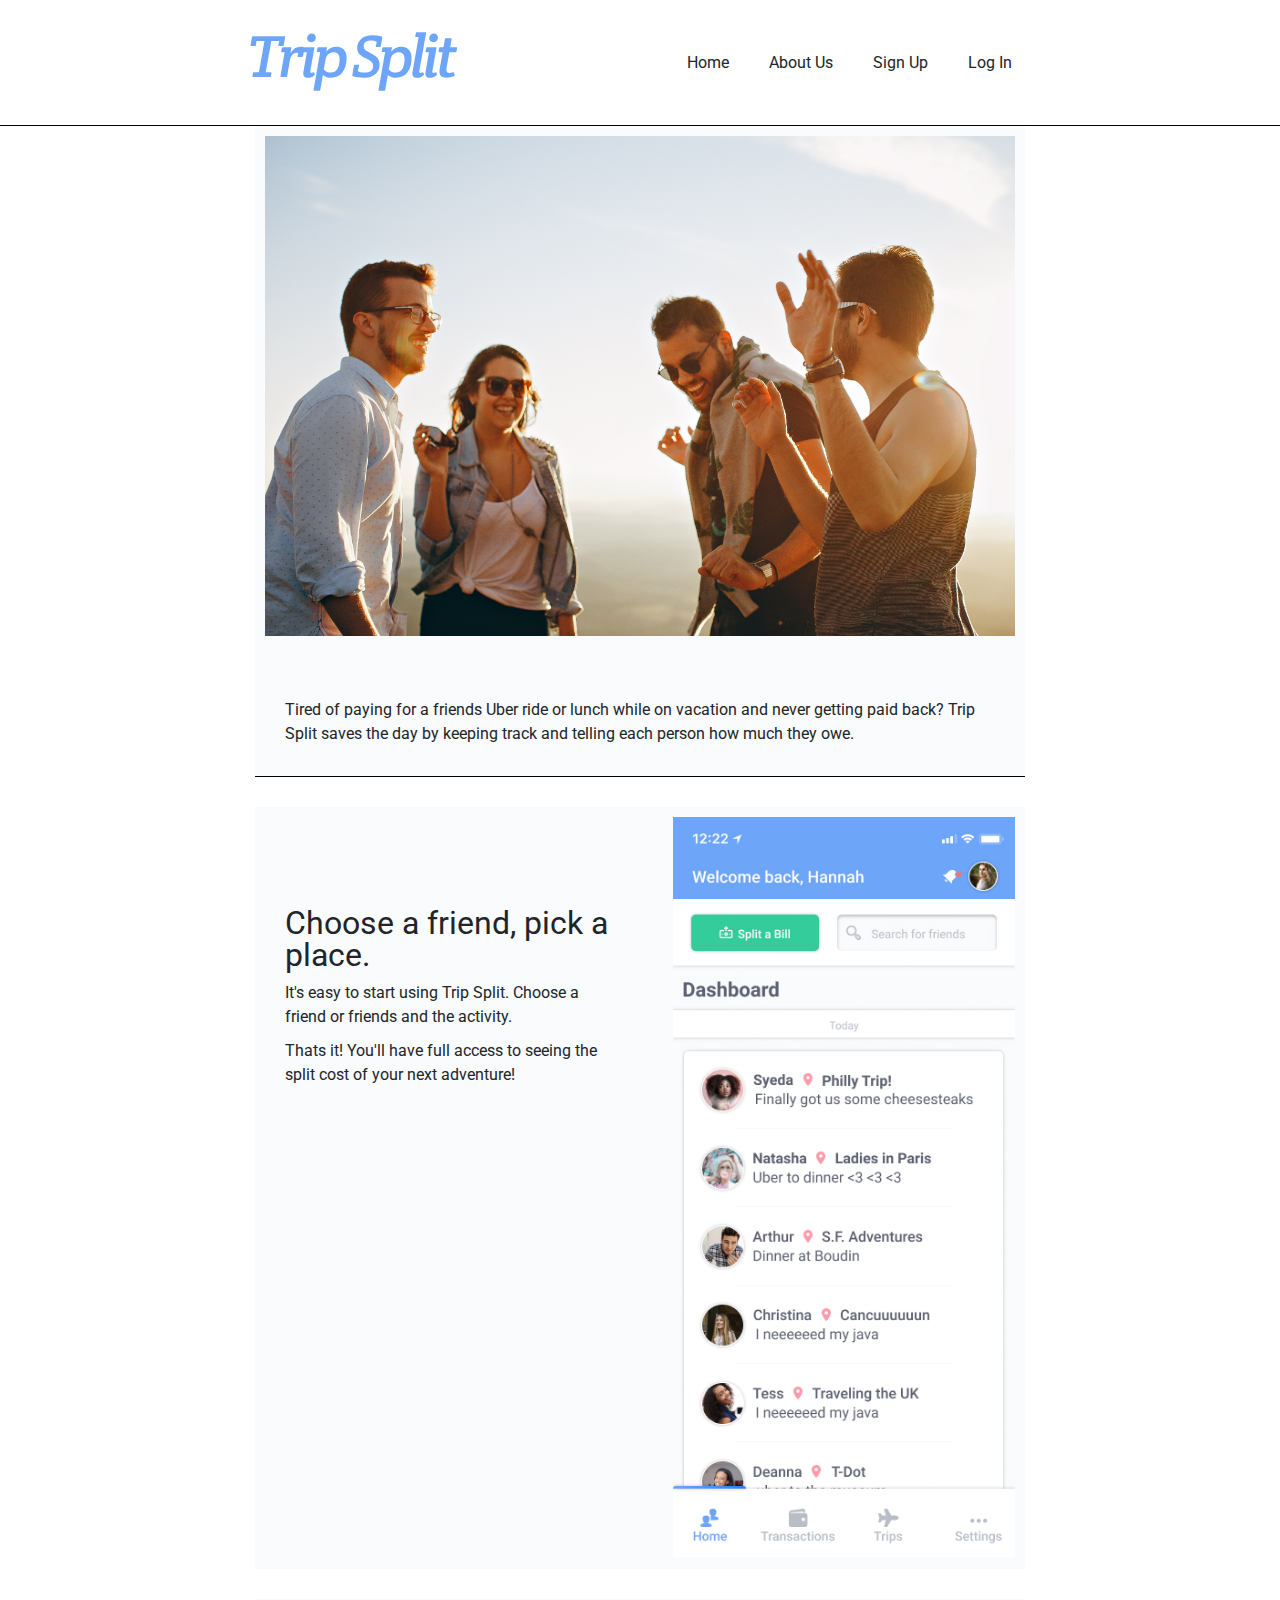
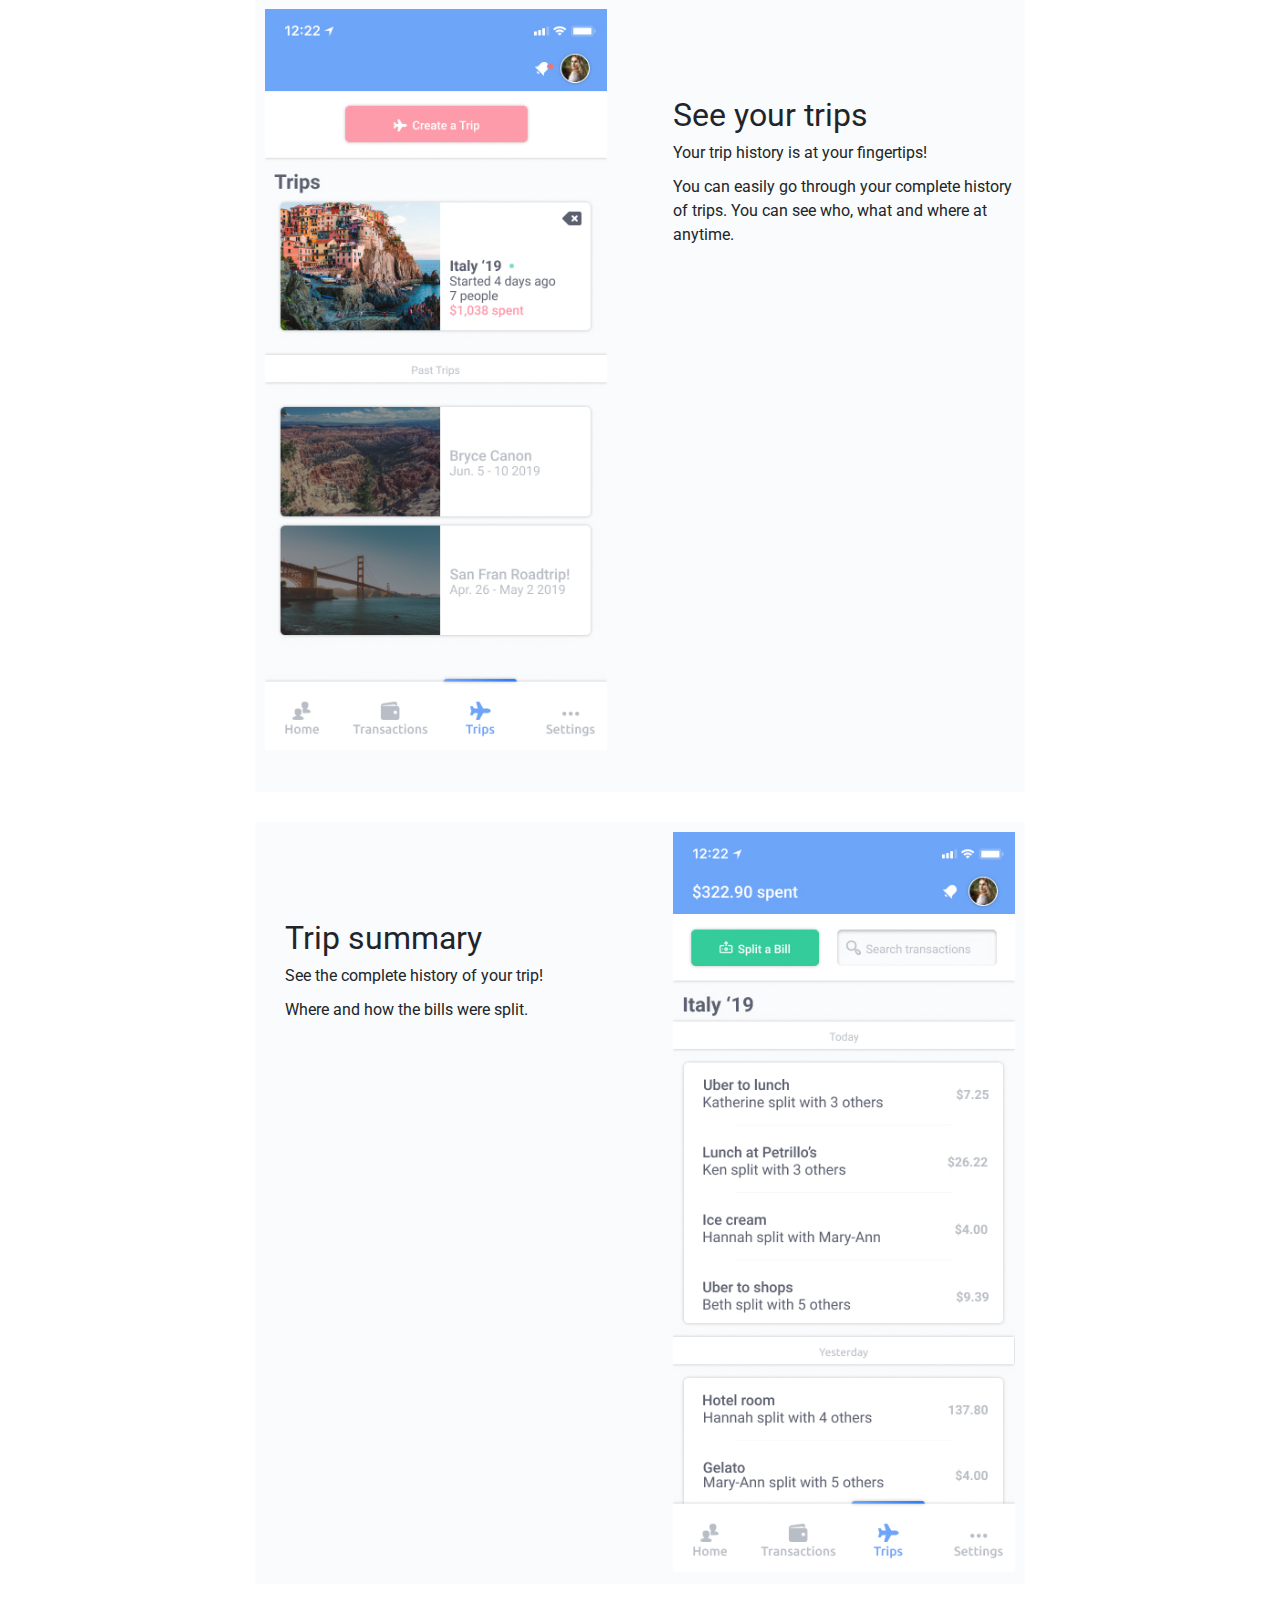
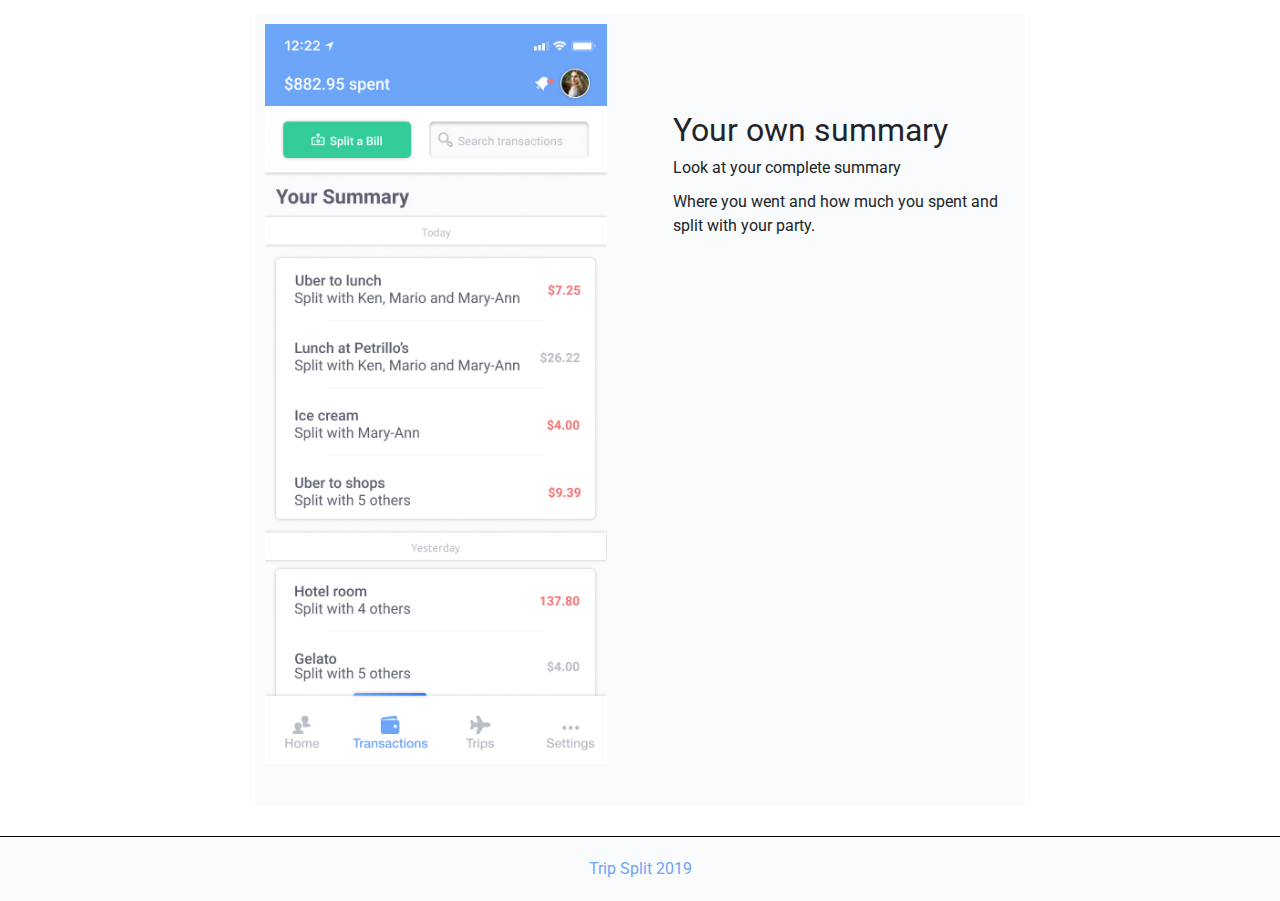
<file: index.html>
<!doctype html>

<html lang="en">
<head>
  <meta charset="utf-8">
  <meta name="viewport" content="width=device-width, initial-scale=1.0">

  <title>Trip Split</title>

  <link href="https://fonts.googleapis.com/css?family=Indie+Flower|Roboto" rel="stylesheet">
  <link rel="stylesheet" href="https://stackpath.bootstrapcdn.com/bootstrap/4.3.1/css/bootstrap.min.css" integrity="sha384-ggOyR0iXCbMQv3Xipma34MD+dH/1fQ784/j6cY/iJTQUOhcWr7x9JvoRxT2MZw1T" crossorigin="anonymous">
  <link href="css/index.css" rel="stylesheet">

</head>

<body>
<!--Navigation-->
  
<div class="header-container">
    <header class="header">
      <a href="index.html"><img src="images/Trip-Split.svg" alt="Trip Split Logo"></a>
      <nav class="header-nav">
        <a href="index.html">Home</a>
        <a href="about.html">About Us</a>
        <a href="https://tripsplit.now.sh/">Sign Up</a>
        <a href="https://tripsplit.now.sh/">Log In</a>
      </nav>
    </header>
  </div>
   
  <!--Announcement-->  

<div class="container home">
      <section class="content-intro">
          <img src="images/friends.jpg" alt="Friends having fun">
          <div class="text-content">
            <p>Tired of paying for a friends Uber ride or lunch while on vacation and never getting paid back? Trip Split saves the day by keeping track and telling each person how much they owe.
              </p>
          </div>
      </section>
   
   
  <!--Main Content-->
    <section class="content-section">
      <div class="text-content">
        <h2>Choose a friend, pick a place. </h2>
        <p>It's easy to start using Trip Split. Choose a friend or friends and the activity.</p> 
          <p>Thats it! You'll have full access to seeing the split cost of your next adventure!</p>
      </div>
      <div class="img-content">
        <img src="images/dashboard.jpg" alt="Let's go on an adventure!">
      </div>
    </section>

    <section class="content-section inverse-content">
      <div class="img-content">
          <img src="images/main-trips.jpg" class="img-fluid rounded" alt="Lets have fun!">
      </div>
      <div class="text-content">
        <h2>See your trips</h2>
        <p> Your trip history is at your fingertips!</p>
        <p>You can easily go through your complete history of trips. You can see who, what and where at anytime.</p>
      </div>
    </section>

  <section class="content-section">
      <div class="text-content">
        <h2>Trip summary</h2>
        <p>See the complete history of your trip!</p>
        <p>Where and how the bills were split.</p>
      </div>
      <div class="img-content">
        <img src="images/trip-summary.jpg" alt="Let's go on an adventure!">
      </div>
    </section>

    <section class="content-section inverse-content">
      <div class="img-content">
          <img src="images/user-summary.jpg" class="img-fluid rounded" alt="Lets have fun!">
      </div>
      <div class="text-content">
        <h2>Your own summary</h2>
        <p>Look at your complete summary</p>
        <p>Where you went and how much you spent and split with your party.</p>
      </div>
    </section>
</div><!-- container -->

  
<!--Footer-->
  <footer class="footer">
    <p>Trip Split 2019</p>
  </footer>

</body>
</html>
</file>
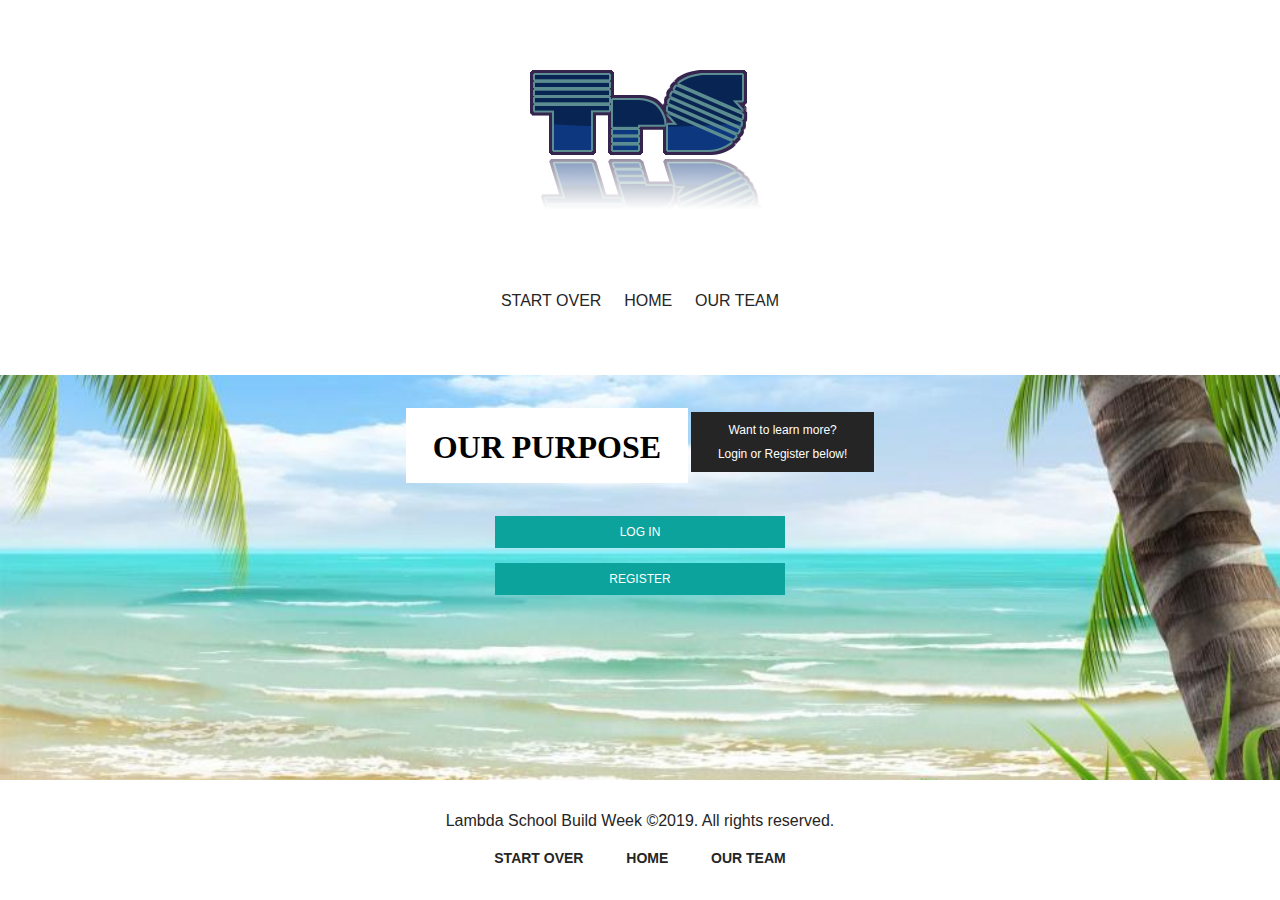
<file: home.html>
<!DOCTYPE html>
<html lang="en">

<head>
    <title>TripSplit - Main</title>

    <meta charset="utf-8">
    <meta name="viewport" content="width=device-width, initial-scale=1.0, user-scalable=no">
    <meta name="Author" content="David Johnson">
    <meta name="description" content="How much should you pay?">

    <link href="css/main.css" rel="stylesheet">

    <link
        href="https://fonts.googleapis.com/css?family=Poppins:300,300i,400,400i,700,700i|Fascinate:300,300i,400,400i,700,700i|Barriecito:300,400,500,700|Lobster:300,400,500,700,700i"
        rel="stylesheet">

         <!--[if lt IE 9]>
      <script src="https://cdnjs.cloudflare.com/ajax/libs/html5shiv/3.7.3/html5shiv.js"></script>
    <![endif]-->

</head>

<body class="animate">

    <header id="main">
        <div class="mainContainer">
            <div class="logo">
                <a href="home.html"><img src="../images/logo.png" alt="logo" height= "250px"></a>
            </div>

            <div class="title">
                <nav class="navigation">
                    <ul class="navLinks">
                        <li><a href="landing.html" class="animate">Start Over</a></li>
                        <li><a href="#" class="animate">Home</a></li>
                        <li><a href="about.html" class="animate">Our Team</a></li>
                    </ul>
                </nav>
                <nav class="mobile"></nav>
                <div class="icon">
                    <div class="dash"></div>
                    <div class="dash"></div>
                    <div class="dash"></div>
                </div>
            </div>
        </div>
    </header>

    <div class="siteDescription">
        <div class="history">
            <img src="images/GachaModel2Trans2a.png" alt="">
            <div>
                <h2>Our Purpose</h2>
                <span>Want to learn more?<br><br>Login or Register below!</span>
                <a href="#" class="login">Log In</a>
                <a href="#" class="register">Register</a>
            </div>
        </div>
    </div>

    <div id="footer">
        <div>
            <p>Lambda School Build Week &copy;2019. All rights reserved.</p>
            <ul>
                <li>
                    <a href="index.html" id="index">Start Over</a>
                </li>
                <li>
                    <a href="#" id="home">Home</a>
                </li>
                <li>
                    <a href="about.html" id="about">Our Team</a>
                </li>
            </ul>
        </div>
    </div>
</body>
</html>
</file>
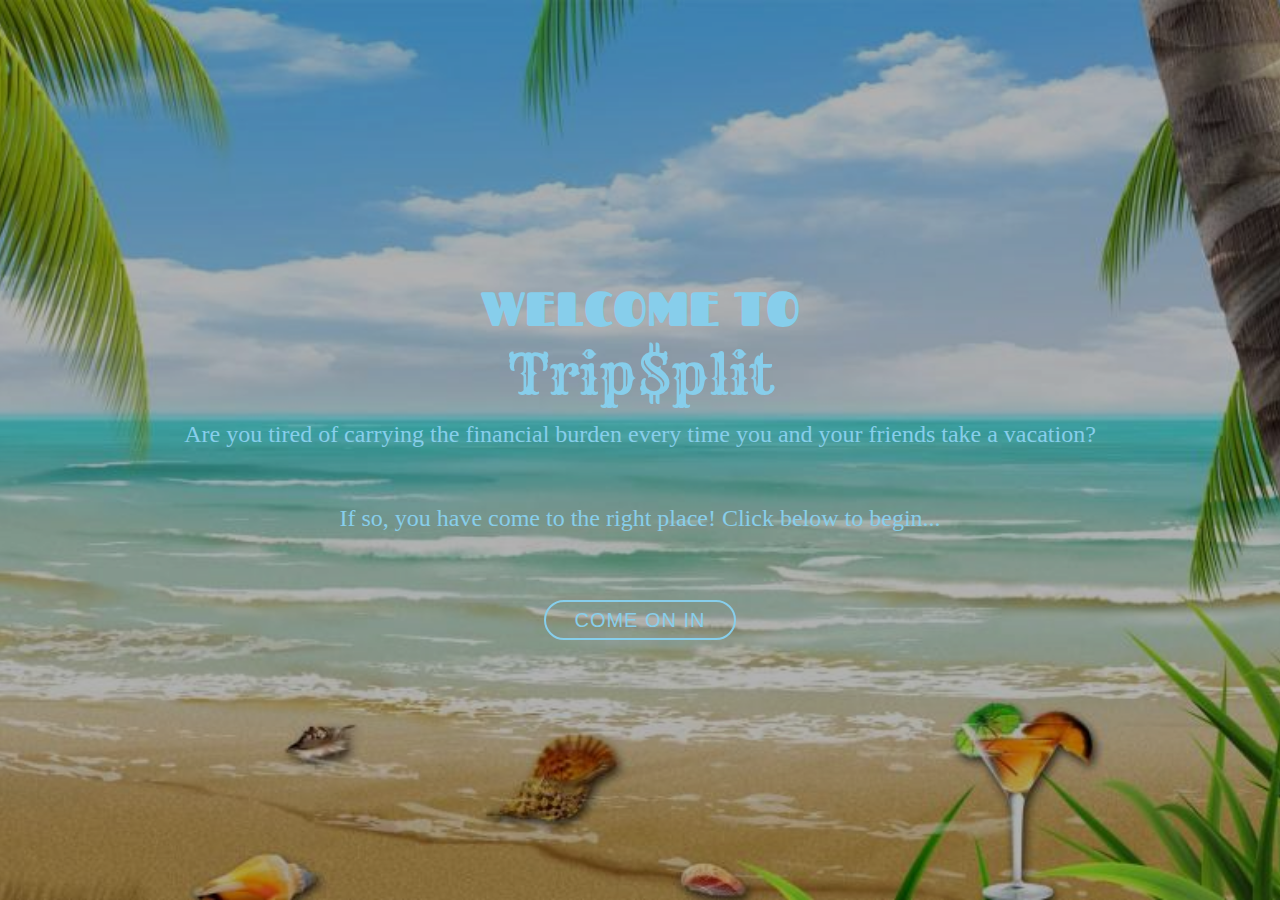
<file: landing.html>
<!DOCTYPE html>
<html lang="en">

<head>
    <title>TripSplit</title>

    <meta charset="utf-8">
    <meta name="viewport" content="width=device-width, initial-scale=1.0, user-scalable=no">
    <meta name="Author" content="David Johnson">
    <meta name="description" content="How much should you pay?">

    <link href="css/main.css" rel="stylesheet">

    <link
        href="https://fonts.googleapis.com/css?family=Poppins:300,300i,400,400i,700,700i|Fascinate:300,300i,400,400i,700,700i|Barriecito:300,400,500,700|Lobster:300,400,500,700,700i|Rye"
        rel="stylesheet">

</head>

<body class="animate">
    <section id="entrance">
        <div class="entranceText">
            <h1>Welcome to</h1> <span>Trip$plit</span>
            <h2>Are you tired of carrying the financial burden every time you and your friends take a vacation?</h2>
            <h2>If so, you have come to the right place! Click below to begin...</h2>
            <a href="home.html" class="enterButton">Come On In</a>
        </div>
    </section>
</body>

</html>
</file>
<file: css/index.css>
/* http://meyerweb.com/eric/tools/css/reset/ 
   v2.0 | 20110126
   License: none (public domain)
*/
html,
body,
div,
span,
applet,
object,
iframe,
h1,
h2,
h3,
h4,
h5,
h6,
p,
blockquote,
pre,
a,
abbr,
acronym,
address,
big,
cite,
code,
del,
dfn,
em,
img,
ins,
kbd,
q,
s,
samp,
small,
strike,
strong,
sub,
sup,
tt,
var,
b,
u,
i,
center,
dl,
dt,
dd,
ol,
ul,
li,
fieldset,
form,
label,
legend,
table,
caption,
tbody,
tfoot,
thead,
tr,
th,
td,
article,
aside,
canvas,
details,
embed,
figure,
figcaption,
footer,
header,
hgroup,
menu,
nav,
output,
ruby,
section,
summary,
time,
mark,
audio,
video {
  margin: 0;
  padding: 0;
  border: 0;
  font-size: 100%;
  font: inherit;
  vertical-align: baseline;
}
/* HTML5 display-role reset for older browsers */
article,
aside,
details,
figcaption,
figure,
footer,
header,
hgroup,
menu,
nav,
section {
  display: block;
}
body {
  line-height: 1;
}
ol,
ul {
  list-style: none;
}
blockquote,
q {
  quotes: none;
}
blockquote:before,
blockquote:after,
q:before,
q:after {
  content: '';
  content: none;
}
table {
  border-collapse: collapse;
  border-spacing: 0;
}
* {
  box-sizing: border-box;
}
html {
  font-size: 62.5%;
}
html,
body {
  font-family: 'Roboto', sans-serif;
}
h1,
h2,
h3,
h4,
h5 {
  font-family: 'Roboto', sans-serif;
}
h1 {
  font-size: 4rem;
}
h2 {
  font-size: 3.2rem;
  padding-bottom: 10px;
  padding-left: 10px;
}
h3 {
  font-size: 2.8rem;
}
h4 {
  font-size: 2.5rem;
  padding-bottom: 10px;
}
p {
  line-height: 1.5;
  font-size: 1.6rem;
  padding-bottom: 10px;
  padding-left: 10px;
}
img {
  max-width: 100%;
  height: auto;
  padding: 10px;
}
.container {
  max-width: 800px;
  width: 100%;
  margin: 0 auto;
}
.text-content {
  padding: 20px;
}
.header-nav a {
  text-decoration: none;
  color: #212529;
  font-size: 1.6rem;
  padding: 10px;
  margin-right: 18px;
}
.header-nav a:hover {
  border-radius: 10px;
  font-weight: bold;
  background-color: #69a3fc;
  color: white;
}
@media (max-width: 500px) {
  .header-nav {
    width: 100%;
    display: flex;
    flex-direction: row;
    justify-content: space-around;
    padding-left: 10px;
  }
  .header-nav a {
    margin-right: 0px;
  }
}
.footer {
  width: 100%;
  border-top: 1px solid black;
  background: #f9fbfc;
}
.footer p {
  text-align: center;
  color: #6da4f8;
  font-size: 1.6rem;
  padding: 20px;
}
.header-container {
  width: 100%;
  border-bottom: 1px solid black;
}
.header-container .header {
  max-width: 800px;
  width: 94%;
  margin: 22px auto;
  display: flex;
  justify-content: space-between;
  align-items: center;
}
@media (max-width: 500px) {
  .header-container .header {
    flex-direction: column;
  }
}
.home .content-intro {
  border-bottom: 1px solid black;
  background-color: #f9fbfc;
}
.home .content-intro img {
  margin-bottom: 30px;
}
.home .content-section {
  margin: 30px 0;
  display: flex;
  flex-wrap: wrap;
  justify-content: space-between;
  background-color: #f9fbfc;
}
.home .content-section .text-content {
  width: 48%;
  padding-right: 1%;
  padding-top: 10rem;
}
.home .content-section .img-content {
  width: 48%;
  padding-left: 1%;
}
.home .content-section .img-content img {
  width: auto;
  height: auto;
}
@media (max-width: 500px) {
  .home .content-section {
    flex-direction: column;
    align-items: center;
  }
  .home .content-section .text-content {
    width: 100%;
  }
  .home .content-section .img-content {
    width: 100%;
  }
  .home .content-section .img-content img {
    width: 100%;
  }
}
.home .inverse-content {
  padding-bottom: 30px;
}
.home .inverse-content .text-content {
  padding-left: 1%;
  padding-right: 0;
}
.home .inverse-content .img-content {
  padding-right: 1%;
  padding-left: 0;
}
@media (max-width: 500px) {
  .home .inverse-content .img-content {
    order: 1;
  }
}
.home .content-destination {
  width: 80%;
  margin: 0 auto;
}
.home .content-destination img {
  border-radius: 10%;
}
@media (max-width: 500px) {
  .home .content-destination {
    width: 100%;
  }
}
.home .content-pick {
  padding-top: 30px;
  display: flex;
  justify-content: space-between;
}
.home .content-pick .destination {
  width: 30%;
  margin-bottom: 30px;
}
.home .content-pick .destination .btn {
  background-color: #6da4f8;
  color: #FFFFFF;
  text-align: center;
  font-size: 1.8rem;
  font-weight: bold;
  border-radius: 10px;
  padding: 12px;
  width: 83%;
}
.home .content-pick .destination .btn a {
  text-decoration: none;
  color: inherit;
}
.home .content-pick .destination .btn:hover {
  background-color: #9ec2fa;
}
@media (max-width: 500px) {
  .home .content-pick .destination .btn {
    width: 100%;
  }
}
@media (max-width: 500px) {
  .home .content-pick {
    flex-direction: column;
    align-items: center;
  }
  .home .content-pick .destination {
    width: 80%;
  }
  .home .content-pick .destination .btn {
    margin: 0 auto;
  }
}
.meet {
  text-align: center;
  padding-top: 5em;
  padding-bottom: 5em;
}
.card-img-top {
  width: 100%;
  height: 30vw;
  position: relative;
}
.card-deck {
  padding-top: 20px;
  text-align: center;
}
@media (max-width: 500px) {
  .card-img-top {
    width: 100%;
    height: 90vw;
    background-size: cover;
  }
}
</file>
<file: css/main.css>
/* Reset styles here */
/* http://meyerweb.com/eric/tools/css/reset/ 
   v2.0 | 20110126
   License: none (public domain)
*/
html,
body,
div,
span,
applet,
object,
iframe,
h1,
h2,
h3,
h4,
h5,
h6,
p,
blockquote,
pre,
a,
abbr,
acronym,
address,
big,
cite,
code,
del,
dfn,
em,
img,
ins,
kbd,
q,
s,
samp,
small,
strike,
strong,
sub,
sup,
tt,
var,
b,
u,
i,
center,
dl,
dt,
dd,
ol,
ul,
li,
fieldset,
form,
label,
legend,
table,
caption,
tbody,
tfoot,
thead,
tr,
th,
td,
article,
aside,
canvas,
details,
embed,
figure,
figcaption,
footer,
header,
hgroup,
menu,
nav,
output,
ruby,
section,
summary,
time,
mark,
audio,
video {
  margin: 0;
  padding: 0;
  border: 0;
  font-size: 100%;
  font: inherit;
  vertical-align: baseline;
}
/* HTML5 display-role reset for older browsers */
article,
aside,
details,
figcaption,
figure,
footer,
header,
hgroup,
menu,
nav,
section {
  display: block;
}
body {
  line-height: 1;
}
ol,
ul {
  list-style: none;
}
blockquote,
q {
  quotes: none;
}
blockquote:before,
blockquote:after,
q:before,
q:after {
  content: '';
  content: none;
}
table {
  border-collapse: collapse;
  border-spacing: 0;
}
/* General styles here */
* {
  box-sizing: border-box;
}
html {
  font-size: 62.5%;
}
html,
body {
  font-family: 'Roboto', sans-serif;
}
h1,
h2,
h3,
h4,
h5 {
  font-family: 'Indie Flower', cursive;
}
h1 {
  font-size: 4rem;
}
h2 {
  font-size: 3.2rem;
  padding-bottom: 10px;
}
h4 {
  font-size: 2.5rem;
  padding-bottom: 10px;
}
p {
  line-height: 1.5;
  font-size: 1.6rem;
  padding-bottom: 10px;
}
img {
  max-width: 100%;
  height: auto;
}
.container {
  max-width: 800px;
  width: 100%;
  margin: 0 auto;
}
.btn {
  color: white;
  font-size: 2rem;
  text-align: center;
  width: 200px;
  margin: 15px 0;
  padding: 15px;
  background-color: #17a2b8;
  border-radius: 1rem;
}
@media (max-width:600px) {
  .btn {
    width: 90%;
  }
}
/* Landing page Styles */
#entrance {
  width: 100%;
  height: 100vh;
  background: url(/images/background2.jpg) top center;
  background-size: cover;
  position: relative;
}
@media (min-width: 1024px) {
  #entrance {
    background-attachment: fixed;
  }
}
@media (max-width:1300px) {
  #entrance {
    background: url(/images/tablet-background800.jpg) no-repeat center;
    background-size: cover;
  }
}
@media (max-width:900px) {
  #entrance {
    background: url(/images/tablet-background.jpg) no-repeat center;
    background-size: cover;
  }
}
@media (max-width:600px) {
  #entrance {
    background: url(/images/mobile-background.jpg) no-repeat center;
    background-size: cover;
  }
}
#entrance:before {
  content: "";
  background: rgba(0, 0, 0, 0.3);
  position: absolute;
  bottom: 0;
  top: 0;
  left: 0;
  right: 0;
}
#entrance .entranceText {
  position: absolute;
  bottom: 0;
  top: 0;
  left: 0;
  right: 0;
  display: flex;
  justify-content: center;
  align-items: center;
  flex-direction: column;
  text-align: center;
}
#entrance span {
  text-align: center;
  font-family: 'Rye', cursive;
  font-size: 56px;
  color: gold;
  padding-bottom: 20px;
}
@media (max-width:1300px) {
  #entrance span {
    color: skyblue;
  }
}
@media (max-width:900px) {
  #entrance span {
    color: red;
  }
}
@media (max-width:600px) {
  #entrance span {
    color: chartreuse;
  }
}
#entrance h1 {
  margin: 30px 0 10px 0;
  font-size: 48px;
  font-weight: 700;
  line-height: 56px;
  text-transform: uppercase;
  color: gold;
  font-family: "Fascinate", cursive;
}
@media (max-width: 768px) {
  #entrance h1 {
    font-size: 28px;
    line-height: 36px;
  }
}
@media (max-width:1300px) {
  #entrance h1 {
    color: skyblue;
  }
}
@media (max-width:900px) {
  #entrance h1 {
    color: red;
  }
}
@media (max-width:600px) {
  #entrance h1 {
    color: chartreuse;
  }
}
#entrance h2 {
  color: gold;
  margin-bottom: 50px;
  font-size: 24px;
}
@media (max-width: 768px) {
  #entrance h2 {
    font-size: 18px;
    line-height: 24px;
    margin-bottom: 30px;
  }
}
@media (max-width:1300px) {
  #entrance h2 {
    color: skyblue;
  }
}
@media (max-width:900px) {
  #entrance h2 {
    color: red;
  }
}
@media (max-width:600px) {
  #entrance h2 {
    color: chartreuse;
  }
}
#entrance .enterButton {
  text-transform: uppercase;
  font-weight: 500;
  font-size: 20px;
  letter-spacing: 1px;
  display: inline-block;
  padding: 8px 28px;
  border-radius: 50px;
  transition: 0.5s;
  margin: 10px;
  border: 2px solid gold;
  color: gold;
  text-decoration: none;
}
@media (max-width:1300px) {
  #entrance .enterButton {
    border: 2px solid skyblue;
    color: skyblue;
  }
}
@media (max-width:900px) {
  #entrance .enterButton {
    border: 2px solid red;
    color: red;
  }
}
@media (max-width:600px) {
  #entrance .enterButton {
    border: 2px solid chartreuse;
    color: chartreuse;
  }
}
#entrance .enterButton:hover {
  background: #2dc997;
  border: 2px solid #2dc997;
}
/* Home Page Styles */
#main {
  margin: 0 auto;
  padding: 44px 0 50px;
  text-align: center;
  width: 960px;
}
@media (max-width:1300px) {
  #main {
    width: 100%;
  }
}
@media (max-width:900px) {
  #main {
    width: 100%;
  }
}
@media (max-width:600px) {
  #main {
    width: 100%;
  }
}
#main .mainContainer h1 {
  font-size: 60px;
  margin: 0;
  line-height: 0.5;
  font-family: "Playfair Display", serif;
  font-weight: 700;
  letter-spacing: 3px;
  color: #252525;
}
#main .mainContainer h1 a {
  text-decoration: none;
}
#main ul {
  margin: 0;
  padding: 56px 0 0;
}
#main ul li {
  display: inline;
  list-style: none;
  margin: 0;
  padding: 0 10px;
}
#main ul li a {
  color: #252525;
  display: inline-block;
  font-family: "Open Sans", sans-serif;
  font-size: 16px;
  font-weight: normal;
  margin: 0;
  padding: 0 0 3px;
  text-decoration: none;
  text-transform: uppercase;
}
#main ul li a:hover,
#header ul li.selected a {
  color: #0ba39c;
}
.siteDescription {
  margin: 0;
  padding: 0 0 20px;
  text-align: center;
  background: url(/images/background2.jpg) center center;
  background-size: cover;
  position: relative;
  height: 45vh;
}
@media (max-width:1300px) {
  .siteDescription {
    background: url(/images/tablet-background800.jpg) no-repeat center;
    background-size: cover;
    padding: 0;
    height: 45vh;
  }
}
@media (max-width:900px) {
  .siteDescription {
    background: url(/images/tablet-background.jpg) no-repeat center;
    background-size: cover;
    padding: 0;
    height: 45vh;
  }
}
@media (max-width:600px) {
  .siteDescription {
    background: url(/images/mobile-background.jpg) no-repeat center;
    background-size: cover;
    padding: 0;
    height: 45vh;
  }
}
.siteDescription .history {
  margin: 0 0 13px;
  padding: 0;
  position: relative;
  width: 100%;
}
@media (max-width:1300px) {
  .siteDescription .history {
    margin: 0 0 13px;
    padding: 0;
    position: relative;
    width: 50%;
  }
}
@media (max-width:900px) {
  .siteDescription .history {
    margin: 0 0 13px;
    padding: 0;
    position: relative;
    width: 50%;
  }
}
@media (max-width:600px) {
  .siteDescription .history {
    margin: 0 0 13px;
    padding: 0;
    position: relative;
    width: 50%;
  }
}
.siteDescription .history img {
  border: 0;
  display: block;
  margin-left: 27%;
  position: absolute;
}
@media (max-width:1300px) {
  .siteDescription .history img {
    display: none;
  }
}
@media (max-width:900px) {
  .siteDescription .history img {
    display: none;
  }
}
@media (max-width:600px) {
  .siteDescription .history img {
    display: none;
  }
}
.siteDescription .history div {
  left: 50%;
  position: absolute;
  top: 0;
  text-align: center;
  width: 25%;
  padding: 60px;
}
@media (max-width:1300px) {
  .siteDescription .history div {
    margin: 0 0 13px;
    padding: 30px;
    position: center;
    text-align: center;
    width: 100%;
  }
}
@media (max-width:900px) {
  .siteDescription .history div {
    margin: 0 0 13px;
    padding: 35px;
    position: relative;
    text-align: center;
    width: 100%;
  }
}
@media (max-width:600px) {
  .siteDescription .history div {
    margin: 0 0 13px;
    padding: 20px;
    position: relative;
    text-align: center;
    width: 100%;
    height: 435px;
    left: 50%;
  }
}
.siteDescription .history div h2 {
  background: #fff;
  color: #000;
  display: inline-block;
  font-family: poller_oneregular;
  font-size: 32px;
  font-weight: bold;
  margin: 0 0 18px;
  padding: 23px 27px 20px;
  text-transform: uppercase;
}
.siteDescription .history div span {
  background: #252525;
  color: #fff;
  display: inline-block;
  font-size: 14px;
  margin: 7px 0;
  padding: 12px 27px;
}
@media (max-width:1300px) {
  .siteDescription .history div span {
    font-size: 12px;
  }
}
@media (max-width:900px) {
  .siteDescription .history div span {
    font-size: 12px;
  }
}
@media (max-width:600px) {
  .siteDescription .history div span {
    font-size: 12px;
  }
}
.siteDescription .history div a {
  background: #0ba39c;
  color: #fff;
  display: inline-block;
  font-size: 16px;
  margin: 15px 25px 0;
  padding: 26px 27px 22px;
  text-align: center;
  text-decoration: none;
  text-transform: uppercase;
}
@media (max-width:1300px) {
  .siteDescription .history div a {
    font-size: 12px;
    width: 50%;
    padding: 10px;
    margin-bottom: 0 7px;
  }
}
@media (max-width:900px) {
  .siteDescription .history div a {
    font-size: 12px;
    width: 50%;
    padding: 10px;
    margin-bottom: 0 7px;
  }
}
@media (max-width:600px) {
  .siteDescription .history div a {
    font-size: 12px;
    width: 50%;
    padding: 10px;
    margin-bottom: 0 7px;
  }
}
.siteDescription .history div a:hover {
  background: #1fc3bc;
}
#footer {
  margin: 0 auto;
  padding: 36px 0 42px;
  text-align: center;
}
@media (max-width:1300px) {
  #footer {
    display: flex;
    align-items: center;
    justify-content: center;
    width: 80%;
    padding: 0;
  }
}
@media (max-width:900px) {
  #footer {
    display: flex;
    align-items: center;
    justify-content: center;
    width: 80%;
    padding: 0;
  }
}
@media (max-width:600px) {
  #footer {
    display: flex;
    align-items: center;
    justify-content: center;
    width: 80%;
    padding: 0;
  }
}
#footer div {
  margin: 0 auto;
  overflow: hidden;
  padding: 0;
  width: 960px;
}
@media (max-width:1300px) {
  #footer div {
    padding: 29px;
    width: 100%;
  }
}
@media (max-width:900px) {
  #footer div {
    padding: 29px;
    width: 100%;
  }
}
@media (max-width:600px) {
  #footer div {
    padding: 29px;
    width: 100%;
  }
}
#footer div p {
  color: #252525;
  font-size: 18px;
  float: left;
  margin: 0 0 0 10px;
  padding: 0;
}
@media (max-width:1300px) {
  #footer div p {
    margin: 0 0 13px;
    width: 100%;
    font-size: 16px;
  }
}
@media (max-width:900px) {
  #footer div p {
    margin: 0 0 13px;
    width: 100%;
    font-size: 14px;
  }
}
@media (max-width:600px) {
  #footer div p {
    margin: 0 0 13px;
    width: 100%;
    font-size: 12px;
    font-weight: bold;
  }
}
#footer div ul {
  display: block;
  float: right;
  margin: 0;
  overflow: hidden;
  padding: 0;
}
@media (max-width:1300px) {
  #footer div ul {
    width: 100%;
  }
}
@media (max-width:900px) {
  #footer div ul {
    width: 100%;
  }
}
@media (max-width:600px) {
  #footer div ul {
    width: 100%;
  }
}
#footer div ul li {
  display: block;
  float: left;
  list-style: none;
  margin: 0 10px;
  padding: 0;
}
@media (max-width:1300px) {
  #footer div ul li {
    display: inline-block;
    float: none;
    flex-direction: row;
    margin: 0 20px;
    padding-top: 5px;
  }
}
@media (max-width:900px) {
  #footer div ul li {
    display: inline-block;
    float: none;
    flex-direction: row;
    margin: 0 20px;
    padding-top: 5px;
  }
}
@media (max-width:600px) {
  #footer div ul li {
    display: inline-block;
    float: none;
    flex-direction: row;
    margin: 0 20px;
    padding-top: 5px;
  }
}
#footer div ul li a {
  color: #252525;
  display: inline-block;
  font-size: 16px;
  font-weight: normal;
  margin: 0;
  padding: 0 0 3px;
  text-decoration: none;
  text-transform: uppercase;
}
@media (max-width:1300px) {
  #footer div ul li a {
    font-size: 14px;
    font-weight: bold;
    margin: 0 auto;
    padding-top: 0 0 5px;
  }
}
@media (max-width:900px) {
  #footer div ul li a {
    font-size: 14px;
    font-weight: bold;
    margin: 0 auto;
    padding: 0;
  }
}
@media (max-width:600px) {
  #footer div ul li a {
    font-size: 14px;
    font-weight: bold;
    margin: 0 auto;
    padding: 0;
  }
}
/* About Us Styling */
#members {
  background: #fff;
  padding: 80px 0 60px 0;
}
#members .membersDesc {
  display: flex;
  flex-direction: column;
  text-align: center;
  align-content: center;
  justify-content: center;
}
#members .membersDesc h1 {
  font-family: 'Rye', cursive;
  margin-bottom: 6rem;
}
.membersRow {
  width: 100%;
  flex-wrap: wrap;
  justify-content: center;
}
.membersRow .member {
  text-align: center;
  margin-bottom: 20px;
  align-content: center;
  justify-content: center;
}
.membersRow .member .image {
  margin-bottom: 15px;
  overflow: hidden;
}
.membersRow .member .image img {
  max-width: 15%;
  background-image: linear-gradient(#00bea6, #0077be, #0018be);
  padding: 0.5rem;
  margin: 2rem;
  border-radius: 20rem;
  border: 3px solid #00578b;
}
#members .member h4 {
  font-weight: 700;
  margin-bottom: 2px;
  font-size: 18px;
}
#members .member span {
  font-style: italic;
  display: block;
  font-size: 13px;
}
#members .member .social {
  margin-top: 15px;
}
#members .member .social a {
  color: #b3b3b3;
}
#members .member .social a:hover {
  color: #2dc997;
}
#members .member .social i {
  font-size: 18px;
  margin: 0 2px;
}
</file>
